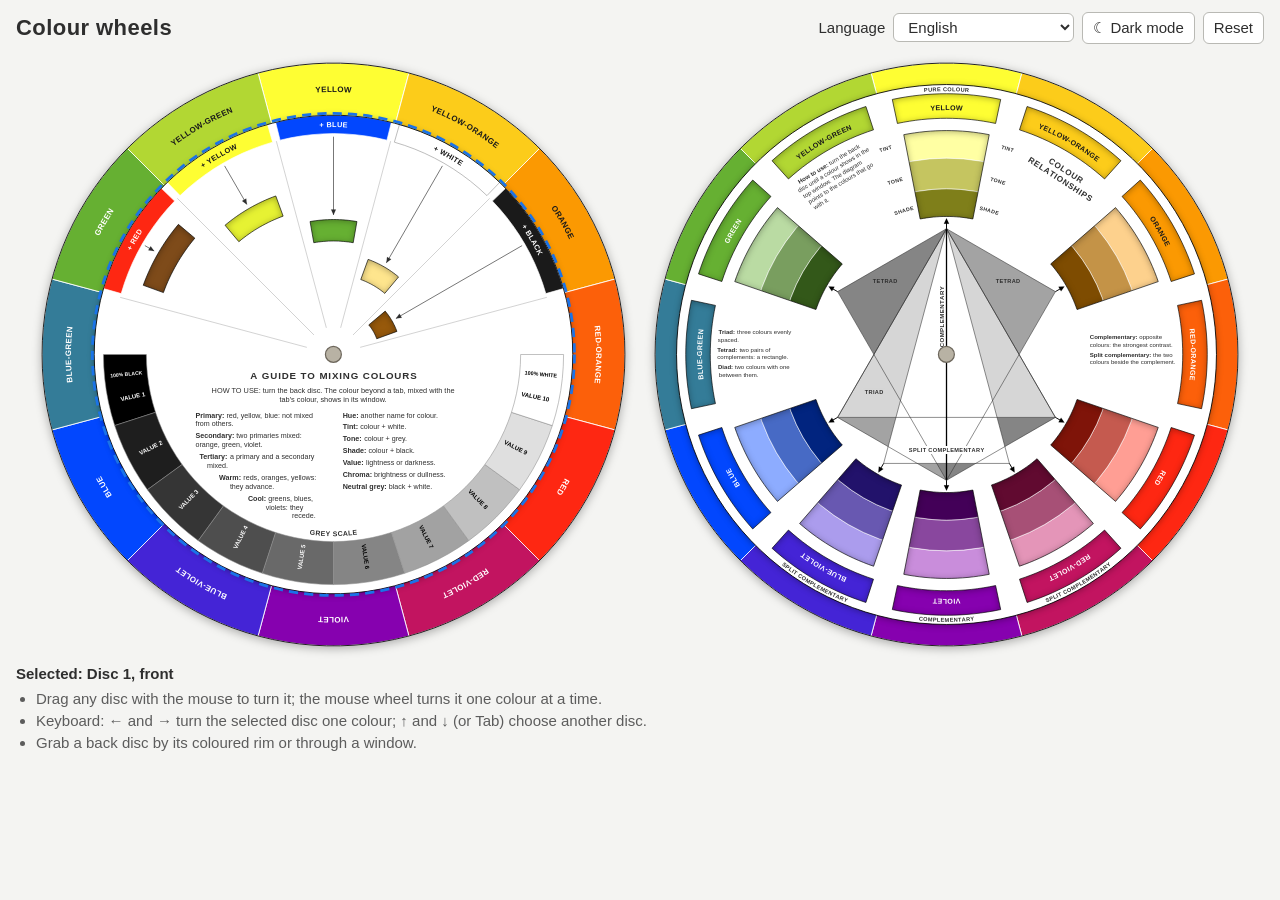
<file: web/index.html>
<!doctype html>
<html lang="en">
<head>
  <meta charset="utf-8">
  <meta name="viewport" content="width=device-width, initial-scale=1">
  <title>Colour wheels</title>
  <script>
    // pick the theme before the page is drawn, so it does not flash light first
    (function () {
      var t = new URLSearchParams(location.search).get("theme");
      try { t = t || localStorage.getItem("wheels-theme"); } catch (e) {}
      if (t !== "light" && t !== "dark") {
        t = matchMedia("(prefers-color-scheme: dark)").matches ? "dark" : "light";
      }
      document.documentElement.dataset.theme = t;
    })();
  </script>
  <link rel="stylesheet" href="style.css">
</head>
<body>
  <!-- The discs (discs/<lang>/*.svg) and discs/data.js are written by
       "python3 color_wheel.py --web"; this page and app.js turn them. -->
  <header>
    <h1 id="title">Colour wheels</h1>
    <div class="tools">
      <label for="lang" id="lang-label">Language</label>
      <select id="lang"></select>
      <button id="theme" type="button">Dark mode</button>
      <button id="reset" type="button">Reset</button>
    </div>
  </header>

  <main id="wheels" tabindex="0" aria-describedby="help">
    <div class="disc" id="disc-0">
      <img id="img-d1b" class="back" alt="" draggable="false">
      <img id="img-d1f" class="front" alt="" draggable="false">
      <svg class="overlay" viewBox="-96 -96 192 192" aria-hidden="true">
        <circle id="ring-0" class="ring" r="95"></circle>
        <circle class="pin" r="2.6"></circle>
      </svg>
    </div>
    <div class="disc" id="disc-1">
      <img id="img-d2b" class="back" alt="" draggable="false">
      <img id="img-d2f" class="front" alt="" draggable="false">
      <svg class="overlay" viewBox="-96 -96 192 192" aria-hidden="true">
        <circle id="ring-1" class="ring" r="95"></circle>
        <circle class="pin" r="2.6"></circle>
      </svg>
    </div>
  </main>

  <footer>
    <p id="status" aria-live="polite"></p>
    <ul id="help"></ul>
  </footer>

  <script src="discs/data.js"></script>
  <script src="app.js"></script>
</body>
</html>
</file>
<file: web/style.css>
/* Colours of each theme (the same as UI_COLOURS in color_wheel.py).
   app.js sets data-theme on <html>; the discs have a dark version too. */
:root {
  --bg: #f4f4f2;
  --ink: #2e2e2e;
  --muted: #5c5c5c;
  --field: #ffffff;
  --border: #b9b9b4;
  --accent: #1a73e8;
  --shadow: rgba(0, 0, 0, .3);
  --disc: min(46vw, calc(100vh - 200px), 640px);
  color-scheme: light;
}

:root[data-theme="dark"] {
  --bg: #1e1e20;
  --ink: #e6e6e6;
  --muted: #a8a8a8;
  --field: #2c2c2f;
  --border: #4a4a4e;
  --accent: #8ab4f8;
  --shadow: rgba(0, 0, 0, .7);
  color-scheme: dark;
}

* { box-sizing: border-box; }

body {
  margin: 0;
  background: var(--bg);
  color: var(--ink);
  font: 15px/1.45 Helvetica, Arial, sans-serif;
}

header {
  display: flex;
  flex-wrap: wrap;
  align-items: center;
  justify-content: space-between;
  gap: 10px 20px;
  padding: 12px 16px;
}

h1 { margin: 0; font-size: 22px; letter-spacing: .02em; }

.tools { display: flex; align-items: center; gap: 8px; }

select, button {
  font: inherit;
  padding: 4px 10px;
  border: 1px solid var(--border);
  border-radius: 6px;
  background: var(--field);
  color: var(--ink);
}

button { cursor: pointer; }
button:hover, select:hover { border-color: var(--accent); }

main {
  display: flex;
  flex-wrap: wrap;
  justify-content: center;
  gap: 24px;
  padding: 4px 16px;
  outline: none;
}

main:focus-visible .ring { stroke-width: 1.4; }

.disc {
  position: relative;
  width: var(--disc);
  aspect-ratio: 1;
  touch-action: none;
  user-select: none;
  -webkit-user-select: none;
}

.disc img {
  position: absolute;
  inset: 0;
  width: 100%;
  height: 100%;
  transition: transform .25s ease-out;
  pointer-events: none;
}

.disc img.front { filter: drop-shadow(0 1px 3px var(--shadow)); }
.disc img.back { filter: drop-shadow(0 2px 5px var(--shadow)); }
.disc.dragging img { transition: none; }

.overlay {
  position: absolute;
  inset: 0;
  width: 100%;
  height: 100%;
  pointer-events: none;
}

.ring {
  fill: none;
  stroke: var(--accent);
  stroke-width: .9;
  stroke-dasharray: 3 2;
}

.pin { fill: #b8b2a4; stroke: #6d675c; stroke-width: .4; }

footer { padding: 6px 16px 18px; max-width: 1340px; margin: 0 auto; }
#status { margin: 4px 0; font-weight: bold; }
#help { margin: 0; padding-left: 20px; color: var(--muted); }

@media (max-width: 700px) {
  :root { --disc: min(calc(100vw - 32px), 640px); }
}
</file>
